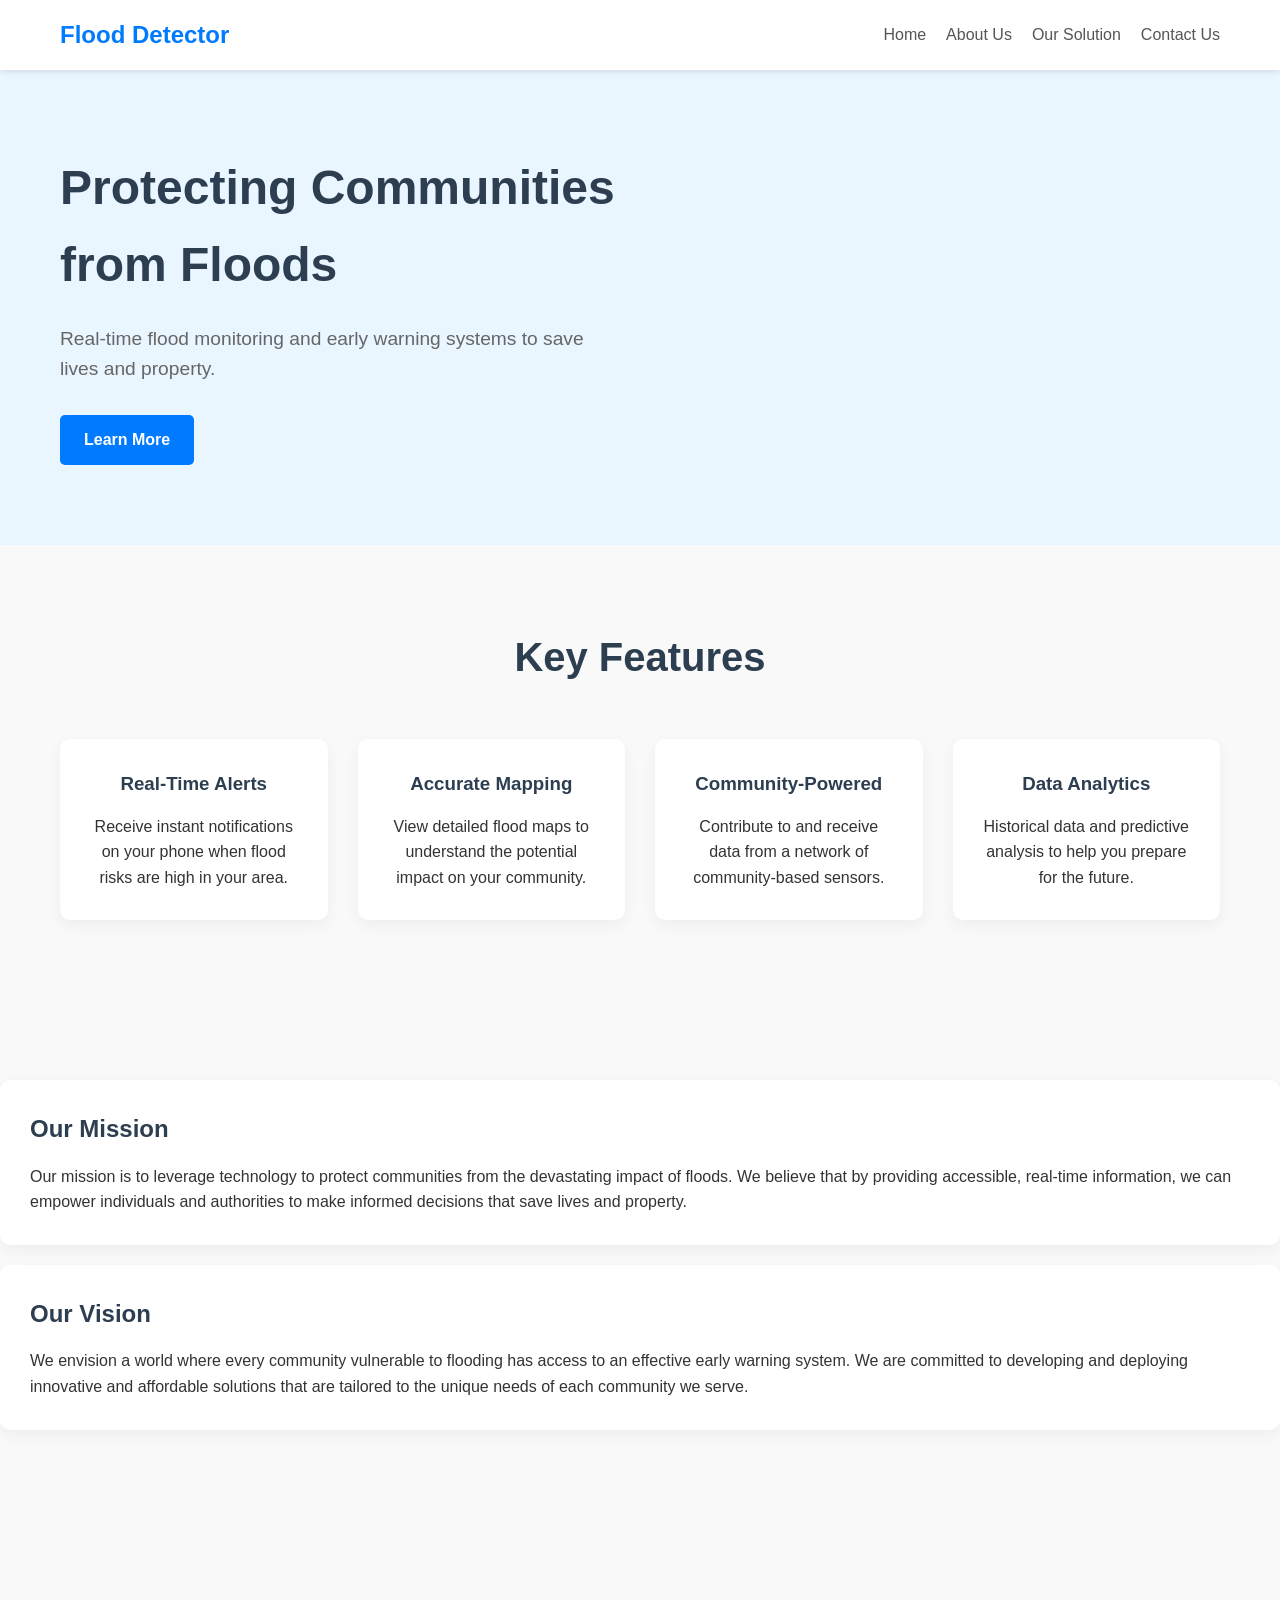
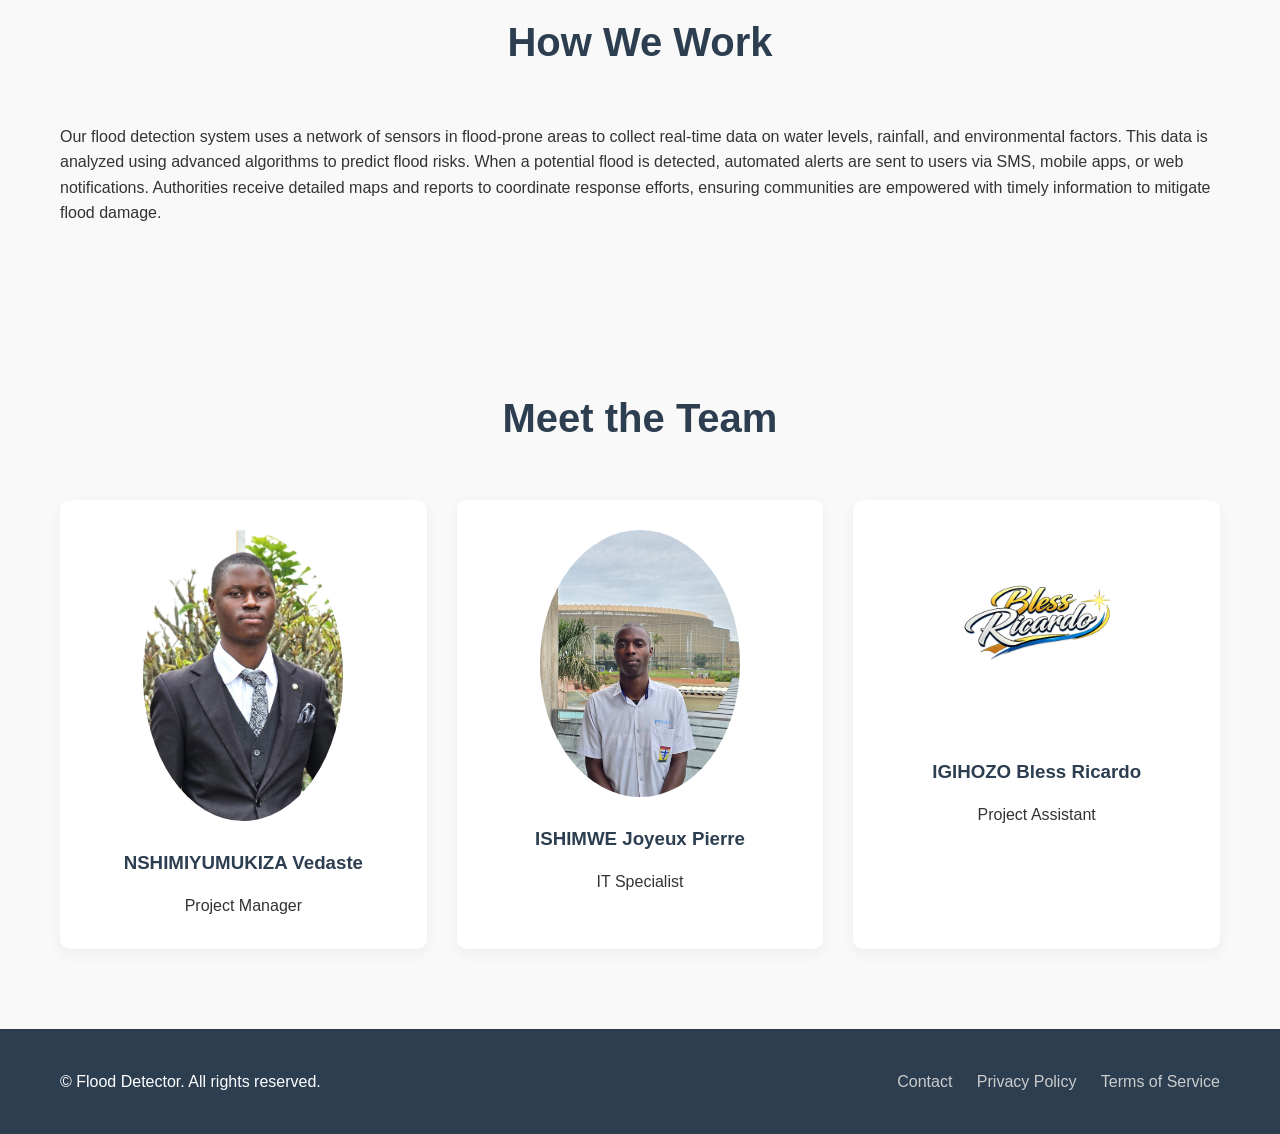
<file: index.html>
<!DOCTYPE html>
<html lang="en">
<head>
    <meta charset="UTF-8">
    <meta name="viewport" content="width=device-width, initial-scale=1.0">
    <title>Flood Detector</title>
    <link rel="stylesheet" href="styles.css">
</head>
<body>
    <header class="site-header">
        <div class="container">
            <div class="header-inner">
                <a href="index.html" class="brand">Flood Detector</a>
                <nav class="main-nav">
                    <a href="index.html">Home</a>
                    <a href="about.html">About Us</a>
                    <a href="solution.html">Our Solution</a>
                    <a href="contact.html">Contact Us</a>
                </nav>
                <button class="nav-toggle" aria-label="toggle navigation">
                    <span class="icon-bar"></span>
                    <span class="icon-bar"></span>
                    <span class="icon-bar"></span>
                </button>
            </div>
        </div>
    </header>
    <main>
        <section class="hero">
            <div class="container">
                <div class="hero-inner">
                    <div class="hero-left">
                        <h1>Protecting Communities from Floods</h1>
                        <p class="lead">Real-time flood monitoring and early warning systems to save lives and property.</p>
                        <p><a href="solution.html" class="btn solid">Learn More</a></p>
                    </div>
                    <div class="hero-right">
                        <div class="hero-illustration">
                            <!-- CSS Graphic Placeholder -->
                        </div>
                    </div>
                </div>
            </div>
        </section>
        <section class="section">
            <div class="container">
                <h2 class="section-title">Key Features</h2>
                <div class="cards">
                    <div class="card">
                        <h3>Real-Time Alerts</h3>
                        <p>Receive instant notifications on your phone when flood risks are high in your area.</p>
                    </div>
                    <div class="card">
                        <h3>Accurate Mapping</h3>
                        <p>View detailed flood maps to understand the potential impact on your community.</p>
                    </div>
                    <div class="card">
                        <h3>Community-Powered</h3>
                        <p>Contribute to and receive data from a network of community-based sensors.</p>
                    </div>
                    <div class="card">
                        <h3>Data Analytics</h3>
                        <p>Historical data and predictive analysis to help you prepare for the future.</p>
                    </div>
                </div>
            </div>
        </section>
        <section class="section split">
            <div class="mission-vision-card">
                <h2>Our Mission</h2>
                <p>Our mission is to leverage technology to protect communities from the devastating impact of floods. We believe that by providing accessible, real-time information, we can empower individuals and authorities to make informed decisions that save lives and property.</p>
            </div>
            <div class="mission-vision-card">
                <h2>Our Vision</h2>
                <p>We envision a world where every community vulnerable to flooding has access to an effective early warning system. We are committed to developing and deploying innovative and affordable solutions that are tailored to the unique needs of each community we serve.</p>
            </div>
        </section>
        <section class="section">
            <div class="container">
                <h2 class="section-title">How We Work</h2>
                <p>Our flood detection system uses a network of sensors in flood-prone areas to collect real-time data on water levels, rainfall, and environmental factors. This data is analyzed using advanced algorithms to predict flood risks. When a potential flood is detected, automated alerts are sent to users via SMS, mobile apps, or web notifications. Authorities receive detailed maps and reports to coordinate response efforts, ensuring communities are empowered with timely information to mitigate flood damage.</p>
            </div>
        </section>
        <section class="section team-section">
            <div class="container">
                <h2 class="section-title">Meet the Team</h2>
                <div class="cards">
                    <div class="card">
                        <img src="Vedaste the Mc.jpg" alt="NSHIMIYUMUKIZA Vedaste" class="team-photo">
                        <h3>NSHIMIYUMUKIZA Vedaste</h3>
                        <p>Project Manager</p>
                    </div>
                    <div class="card">
                        <img src="joyeux.jpg" alt="ISHIMWE Joyeux Pierre" class="team-photo">
                        <h3>ISHIMWE Joyeux Pierre</h3>
                        <p>IT Specialist</p>
                    </div><div class="card">
                        <img src="Ricardo.png" alt="IGIHOZO Bless Ricardo" class="team-photo">
                        <h3>IGIHOZO Bless Ricardo</h3>
                        <p> Project Assistant</p>
                    </div>
                    
                </div>
            </div>
        </section>
    </main>
    <footer class="site-footer">
        <div class="container">
            <div class="footer-inner">
                <span>&copy; Flood Detector. All rights reserved.</span>
                <div class="footer-nav">
                    <a href="contact.html">Contact</a>
                    <a href="#">Privacy Policy</a>
                    <a href="#">Terms of Service</a>
                </div>
            </div>
        </div>
    </footer>
    <script src="script.js"></script>
</body>
</html>
</file>
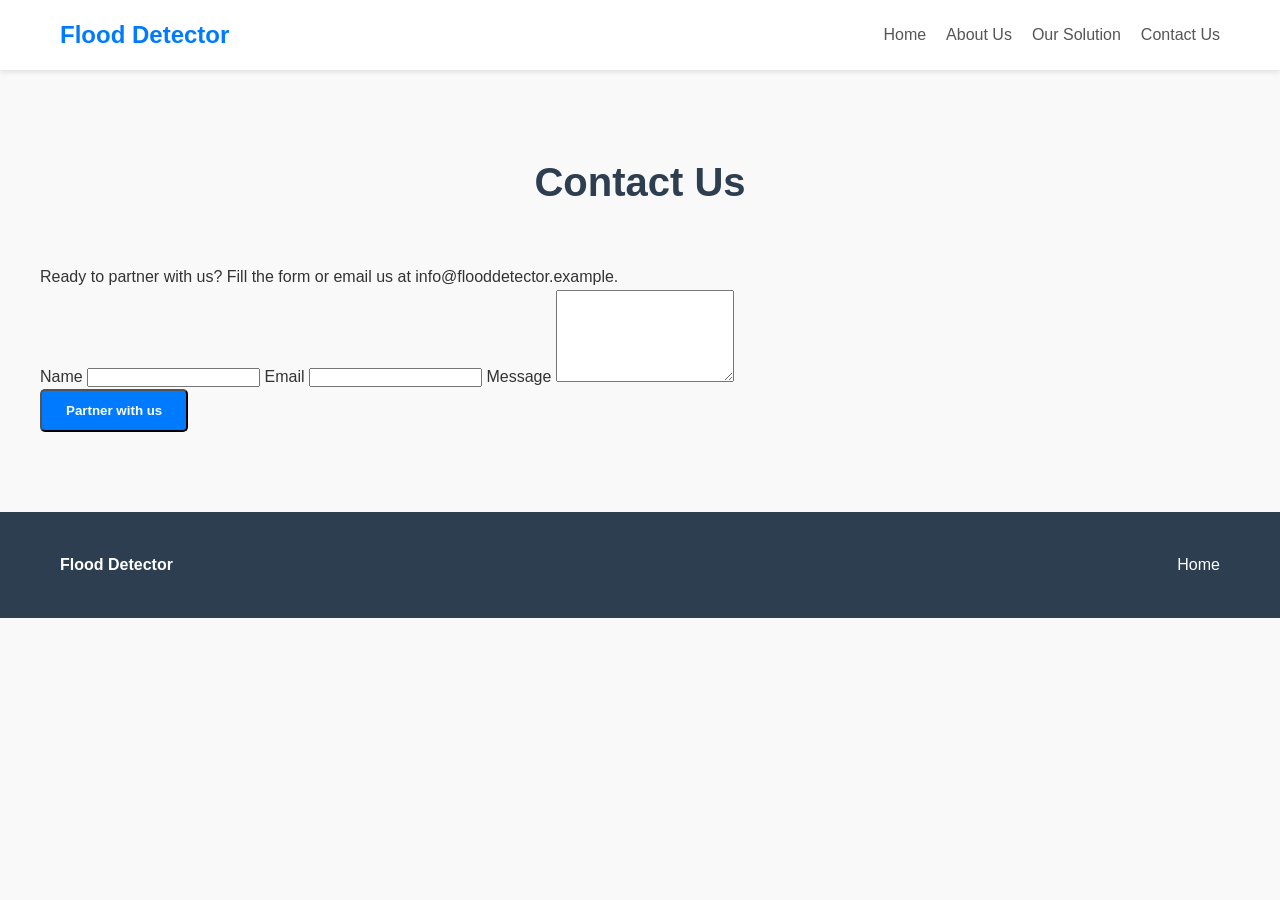
<file: contact.html>
<!doctype html>
<html lang="en">
<head>
  <meta charset="utf-8" />
  <meta name="viewport" content="width=device-width,initial-scale=1" />
  <title>Contact — Flood Detector</title>
  <link rel="stylesheet" href="styles.css">
</head>
<body>
  <header class="site-header">
    <div class="container">
      <div class="header-inner">
        <a href="index.html" class="brand">Flood Detector</a>
        <nav class="main-nav">
          <a href="index.html">Home</a>
          <a href="about.html">About Us</a>
          <a href="solution.html">Our Solution</a>
          <a href="contact.html">Contact Us</a>
        </nav>
        <button class="nav-toggle" aria-label="toggle navigation">
          <span class="icon-bar"></span>
          <span class="icon-bar"></span>
          <span class="icon-bar"></span>
        </button>
      </div>
    </div>
  </header>

  <main class="container section">
    <h1 class="section-title">Contact Us</h1>
    <p class="lead">Ready to partner with us? Fill the form or email us at <a href="mailto:info@flooddetector.example">info@flooddetector.example</a>.</p>

    <form id="contactForm" class="contact-form" onsubmit="return submitContact(event)">
      <label>
        Name
        <input type="text" id="name" required>
      </label>
      <label>
        Email
        <input type="email" id="email" required>
      </label>
      <label>
        Message
        <textarea id="message" rows="6" required></textarea>
      </label>
      <div class="form-actions">
        <button type="submit" class="btn solid">Partner with us</button>
      </div>
      <div id="formFeedback" class="form-feedback" role="status" aria-live="polite"></div>
    </form>

  </main>

  <footer class="site-footer">
    <div class="container footer-inner">
      <div><strong>Flood Detector</strong></div>
      <div class="footer-links"><a href="index.html">Home</a></div>
    </div>
  </footer>

  <script src="script.js"></script>
</body>
</html>
</file>
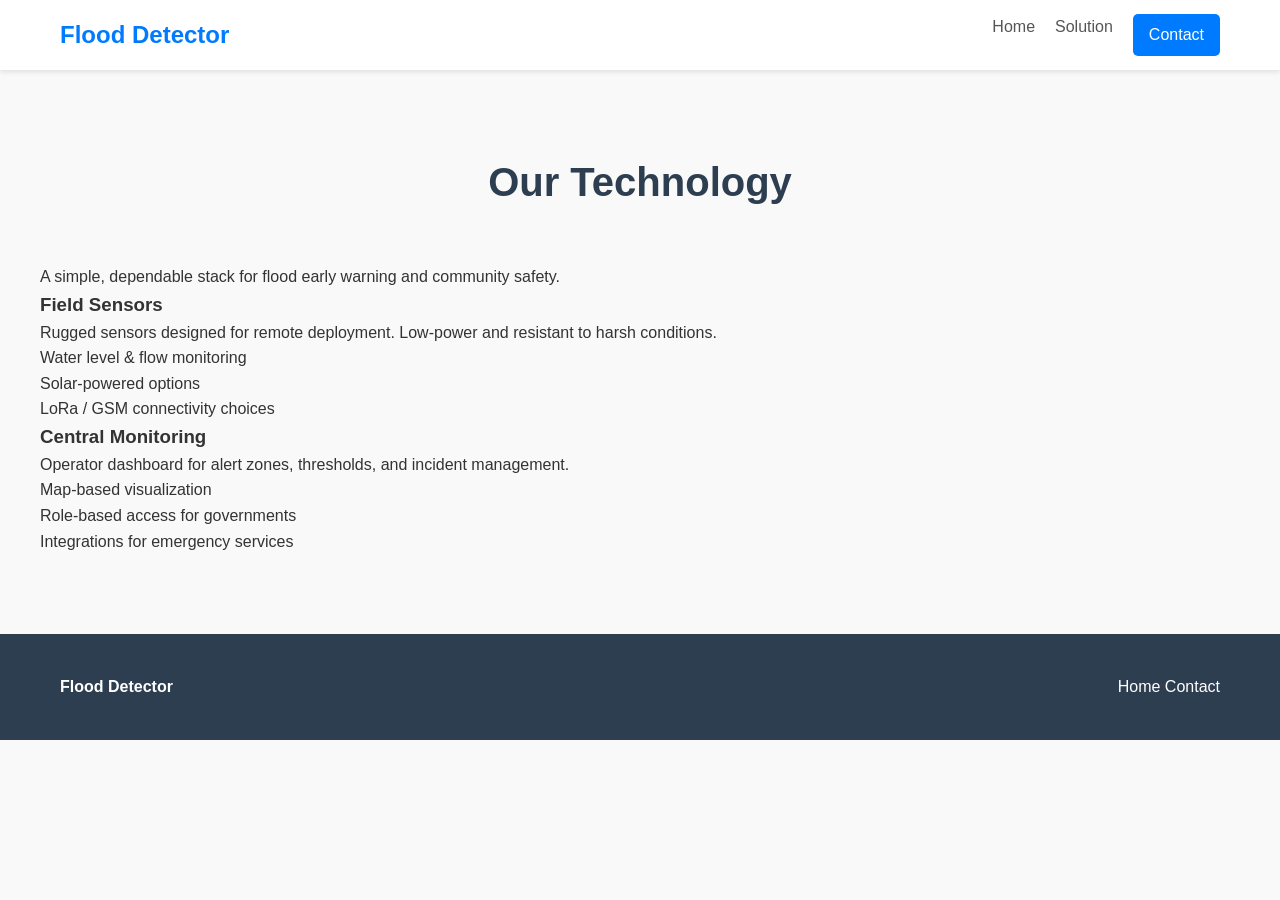
<file: solution.html>
<!doctype html>
<html lang="en">
<head>
  <meta charset="utf-8" />
  <meta name="viewport" content="width=device-width,initial-scale=1" />
  <title>Our Solution — Flood Detector</title>
  <link rel="stylesheet" href="styles.css">
</head>
<body>
  <header class="site-header">
    <div class="container header-inner">
      <a class="brand" href="index.html">Flood Detector</a>
      <nav class="main-nav">
        <a href="index.html">Home</a>
        <a href="solution.html">Solution</a>
        <a href="contact.html" class="cta">Contact</a>
      </nav>
    </div>
  </header>

  <main class="container section">
    <h1 class="section-title">Our Technology</h1>
    <p class="lead">A simple, dependable stack for flood early warning and community safety.</p>

    <section class="split">
      <div>
        <h3>Field Sensors</h3>
        <p>Rugged sensors designed for remote deployment. Low-power and resistant to harsh conditions.</p>
        <ul>
          <li>Water level & flow monitoring</li>
          <li>Solar-powered options</li>
          <li>LoRa / GSM connectivity choices</li>
        </ul>
      </div>
      <div>
        <h3>Central Monitoring</h3>
        <p>Operator dashboard for alert zones, thresholds, and incident management.</p>
        <ul>
          <li>Map-based visualization</li>
          <li>Role-based access for governments</li>
          <li>Integrations for emergency services</li>
        </ul>
      </div>
    </section>

  </main>

  <footer class="site-footer">
    <div class="container footer-inner">
      <div><strong>Flood Detector</strong></div>
      <div class="footer-links"><a href="index.html">Home</a> <a href="contact.html">Contact</a></div>
    </div>
  </footer>

  <script src="script.js"></script>
</body>
</html>
</file>
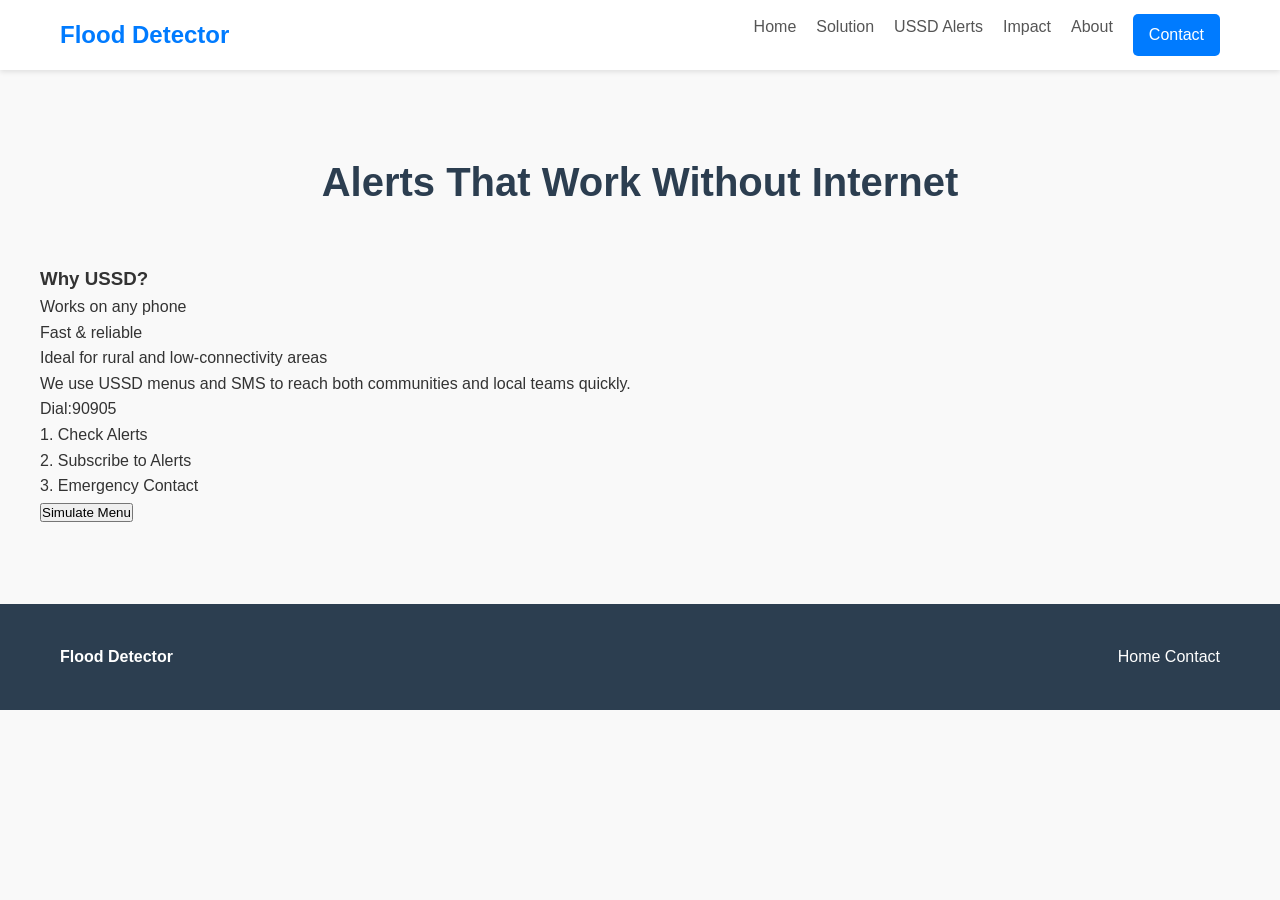
<file: ussd.html>
<!doctype html>
<html lang="en">
<head>
  <meta charset="utf-8" />
  <meta name="viewport" content="width=device-width,initial-scale=1" />
  <title>USSD Alerts — Flood Detector</title>
  <link rel="stylesheet" href="styles.css">
</head>
<body>
  <header class="site-header">
    <div class="container header-inner">
      <a class="brand" href="index.html">Flood Detector</a>
      <nav class="main-nav">
        <a href="index.html">Home</a>
        <a href="solution.html">Solution</a>
        <a href="ussd.html">USSD Alerts</a>
        <a href="impact.html">Impact</a>
        <a href="about.html">About</a>
        <a href="contact.html" class="cta">Contact</a>
      </nav>
    </div>
  </header>

  <main class="container section">
    <h1 class="section-title">Alerts That Work Without Internet</h1>
    <div class="split">
      <div>
        <h3>Why USSD?</h3>
        <ul>
          <li>Works on any phone</li>
          <li>Fast & reliable</li>
          <li>Ideal for rural and low-connectivity areas</li>
        </ul>
        <p>We use USSD menus and SMS to reach both communities and local teams quickly.</p>
      </div>
      <div>
        <div class="phone-mock">
          <div class="phone-screen">
            <div class="ussd-line">Dial:90905</div>
            <div class="ussd-menu" id="ussdMenu">
              <div class="menu-item">1. Check Alerts</div>
              <div class="menu-item">2. Subscribe to Alerts</div>
              <div class="menu-item">3. Emergency Contact</div>
            </div>
            <div class="menu-actions">
              <button onclick="simulateMenu()">Simulate Menu</button>
            </div>
          </div>
        </div>
      </div>
    </div>
  </main>

  <footer class="site-footer">
    <div class="container footer-inner">
      <div><strong>Flood Detector</strong></div>
      <div class="footer-links"><a href="index.html">Home</a> <a href="contact.html">Contact</a></div>
    </div>
  </footer>

  <script src="script.js"></script>
</body>
</html>
</file>
<file: styles.css>
/* Reset and Base Styles */
* {
    box-sizing: border-box;
    margin: 0;
    padding: 0;
}

body {
    font-family: 'Segoe UI', Tahoma, Geneva, Verdana, sans-serif;
    line-height: 1.6;
    color: #333;
    background-color: #f9f9f9;
}

a {
    text-decoration: none;
    color: inherit;
}

ul {
    list-style: none;
}

/* Layout */
.container {
    max-width: 1200px;
    margin: 0 auto;
    padding: 0 20px;
}

/* Header */
.site-header {
    background-color: #fff;
    box-shadow: 0 2px 5px rgba(0,0,0,0.1);
    position: sticky;
    top: 0;
    z-index: 1000;
}

.header-inner {
    display: flex;
    justify-content: space-between;
    align-items: center;
    height: 70px;
}

.brand {
    font-size: 1.5rem;
    font-weight: bold;
    color: #007bff;
}

.main-nav {
    display: flex;
    gap: 20px;
}

.main-nav a {
    color: #555;
    font-weight: 500;
    transition: color 0.3s;
}

.main-nav a:hover {
    color: #007bff;
}

.main-nav .cta {
    background-color: #007bff;
    color: #fff;
    padding: 8px 16px;
    border-radius: 5px;
}

.main-nav .cta:hover {
    background-color: #0056b3;
}

.nav-toggle {
    display: none;
    background: none;
    border: none;
    cursor: pointer;
}

.icon-bar {
    display: block;
    width: 25px;
    height: 3px;
    background-color: #333;
    margin: 5px 0;
}

/* Hero Section */
.hero {
    background-color: #e9f5ff;
    padding: 80px 0;
}

.hero-inner {
    display: flex;
    align-items: center;
    gap: 40px;
}

.hero-left {
    flex: 1;
}

.hero-left h1 {
    font-size: 3rem;
    margin-bottom: 20px;
    color: #2c3e50;
}

.hero-left .lead {
    font-size: 1.2rem;
    margin-bottom: 30px;
    color: #666;
}

.btn {
    display: inline-block;
    padding: 12px 24px;
    border-radius: 5px;
    font-weight: bold;
    transition: background-color 0.3s;
}

.btn.solid {
    background-color: #007bff;
    color: #fff;
}

.btn.solid:hover {
    background-color: #0056b3;
}

.hero-right {
    flex: 1;
}

/* Features & Team Section */
.section {
    padding: 80px 0;
}

.section-title {
    text-align: center;
    font-size: 2.5rem;
    margin-bottom: 50px;
    color: #2c3e50;
}

.cards {
    display: grid;
    grid-template-columns: repeat(auto-fit, minmax(250px, 1fr));
    gap: 30px;
}

.card {
    background: #fff;
    padding: 30px;
    border-radius: 10px;
    box-shadow: 0 5px 15px rgba(0,0,0,0.05);
    transition: transform 0.3s;
    text-align: center;
}

.card:hover {
    transform: translateY(-5px);
}

.card-icon {
    width: 60px;
    height: 60px;
    background-color: #e9f5ff;
    border-radius: 50%;
    margin: 0 auto 20px;
}

.card h3 {
    margin-bottom: 15px;
    color: #2c3e50;
}

.team-photo {
    width: 100%;
    max-width: 200px;
    height: auto;
    border-radius: 50%;
    margin-bottom: 20px;
    object-fit: cover;
}

/* Footer */
.site-footer {
    background-color: #2c3e50;
    color: #fff;
    padding: 40px 0;
}

.footer-inner {
    display: flex;
    justify-content: space-between;
    align-items: center;
    flex-wrap: wrap;
}

.footer-nav a {
    color: #ccc;
    margin-left: 20px;
}

.footer-nav a:hover {
    color: #fff;
}

/* Mission and Vision Cards */
.mission-vision-card {
    background: #fff;
    padding: 30px;
    border-radius: 10px;
    box-shadow: 0 5px 15px rgba(0,0,0,0.05);
    margin-bottom: 20px;
}

.mission-vision-card h2 {
    color: #2c3e50;
    margin-bottom: 15px;
}

/* Responsive */
@media (max-width: 768px) {
    .header-inner {
        position: relative;
    }

    .nav-toggle {
        display: block;
    }

    .main-nav {
        display: none;
        position: absolute;
        top: 100%;
        left: 0;
        right: 0;
        background-color: #fff;
        flex-direction: column;
        padding: 20px;
        box-shadow: 0 5px 10px rgba(0,0,0,0.1);
    }

    .main-nav.active {
        display: flex;
    }

    .hero-inner {
        flex-direction: column;
        text-align: center;
    }

    .hero-left h1 {
        font-size: 2rem;
    }

    .hero-left .lead {
        font-size: 1rem;
    }

    .section {
        padding: 40px 0;
    }

    .section-title {
        font-size: 2rem;
        margin-bottom: 30px;
    }

    .cards {
        grid-template-columns: 1fr;
        gap: 20px;
    }

    .card {
        padding: 20px;
    }

    .mission-vision-card {
        padding: 20px;
        margin-bottom: 15px;
    }

    .split {
        display: block;
    }

    .footer-inner {
        flex-direction: column;
        gap: 20px;
        text-align: center;
    }

    .footer-nav a {
        margin: 0 10px;
    }
}

@media (max-width: 480px) {
    .container {
        padding: 0 15px;
    }

    .hero {
        padding: 40px 0;
    }

    .hero-left h1 {
        font-size: 1.8rem;
    }

    .btn {
        padding: 10px 20px;
        font-size: 0.9rem;
    }

    .section-title {
        font-size: 1.8rem;
    }

    .mission-vision-card {
        padding: 15px;
    }
}
</file>
